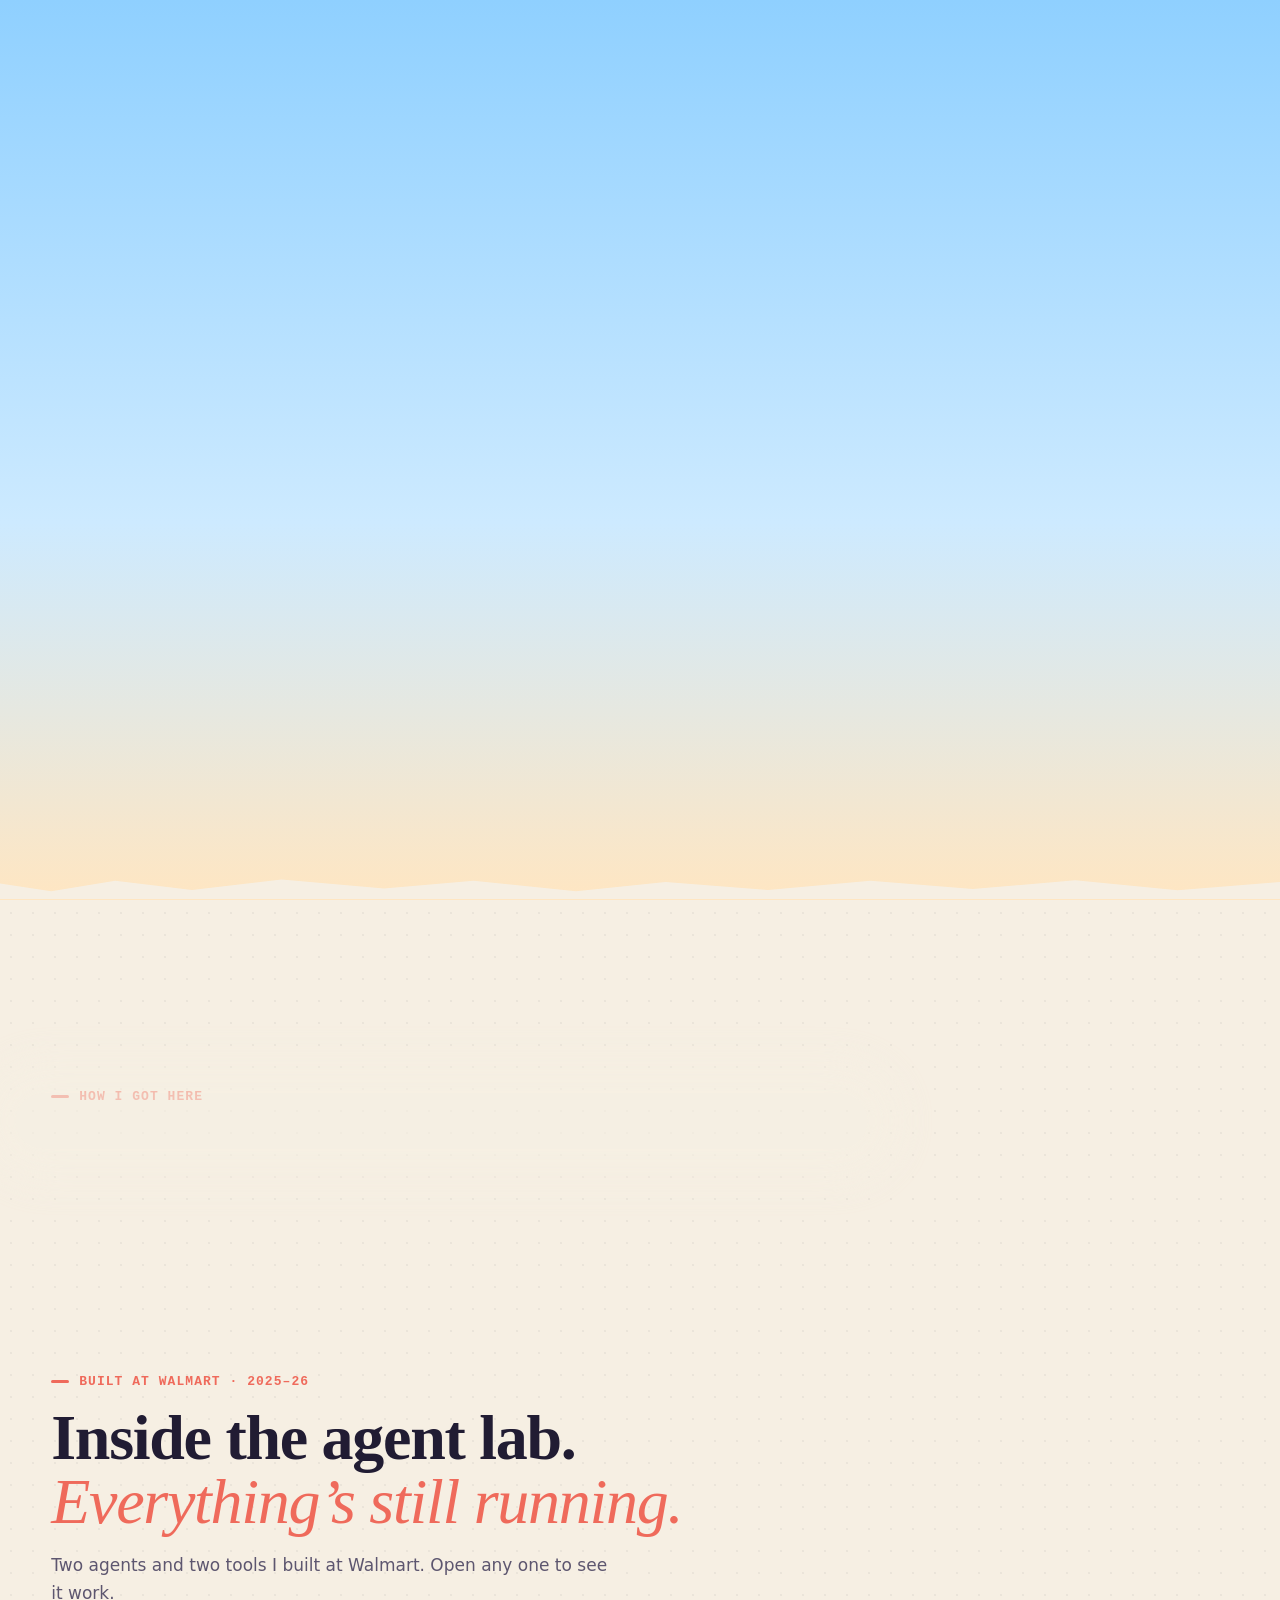
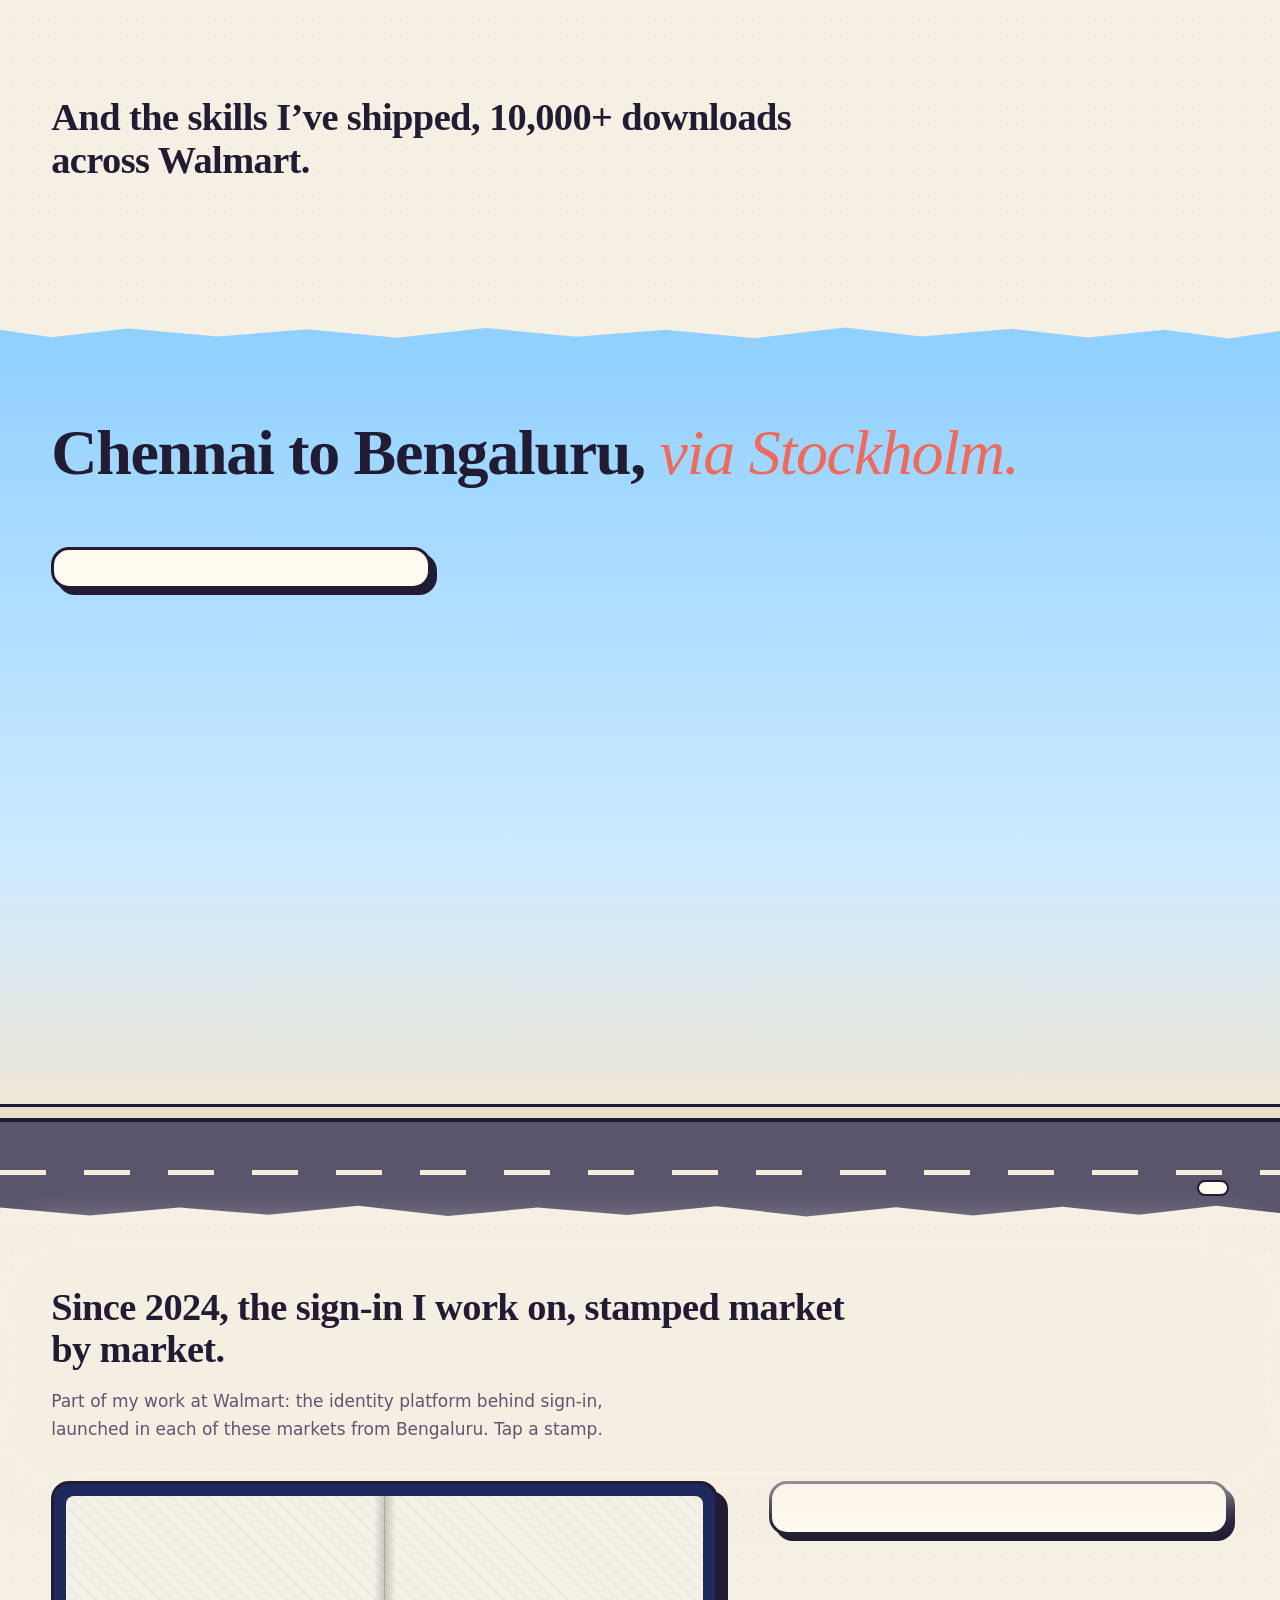
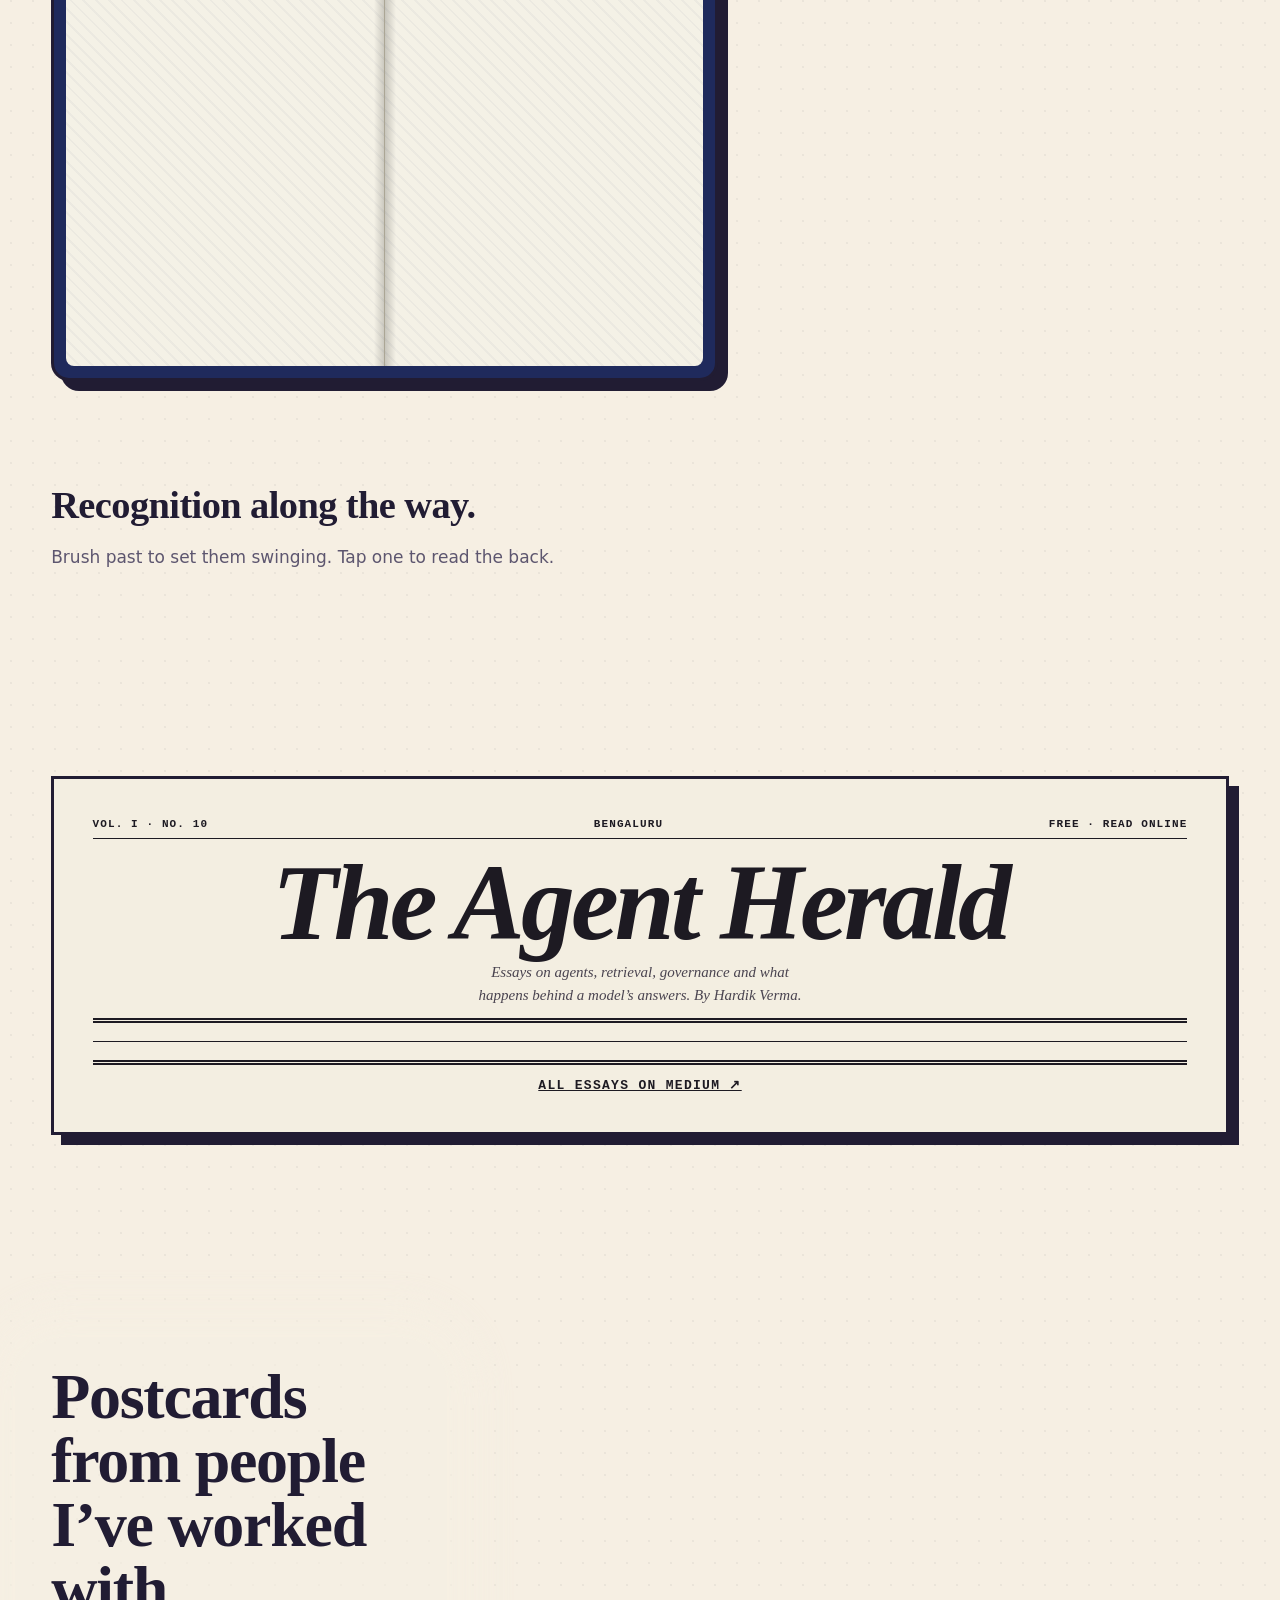
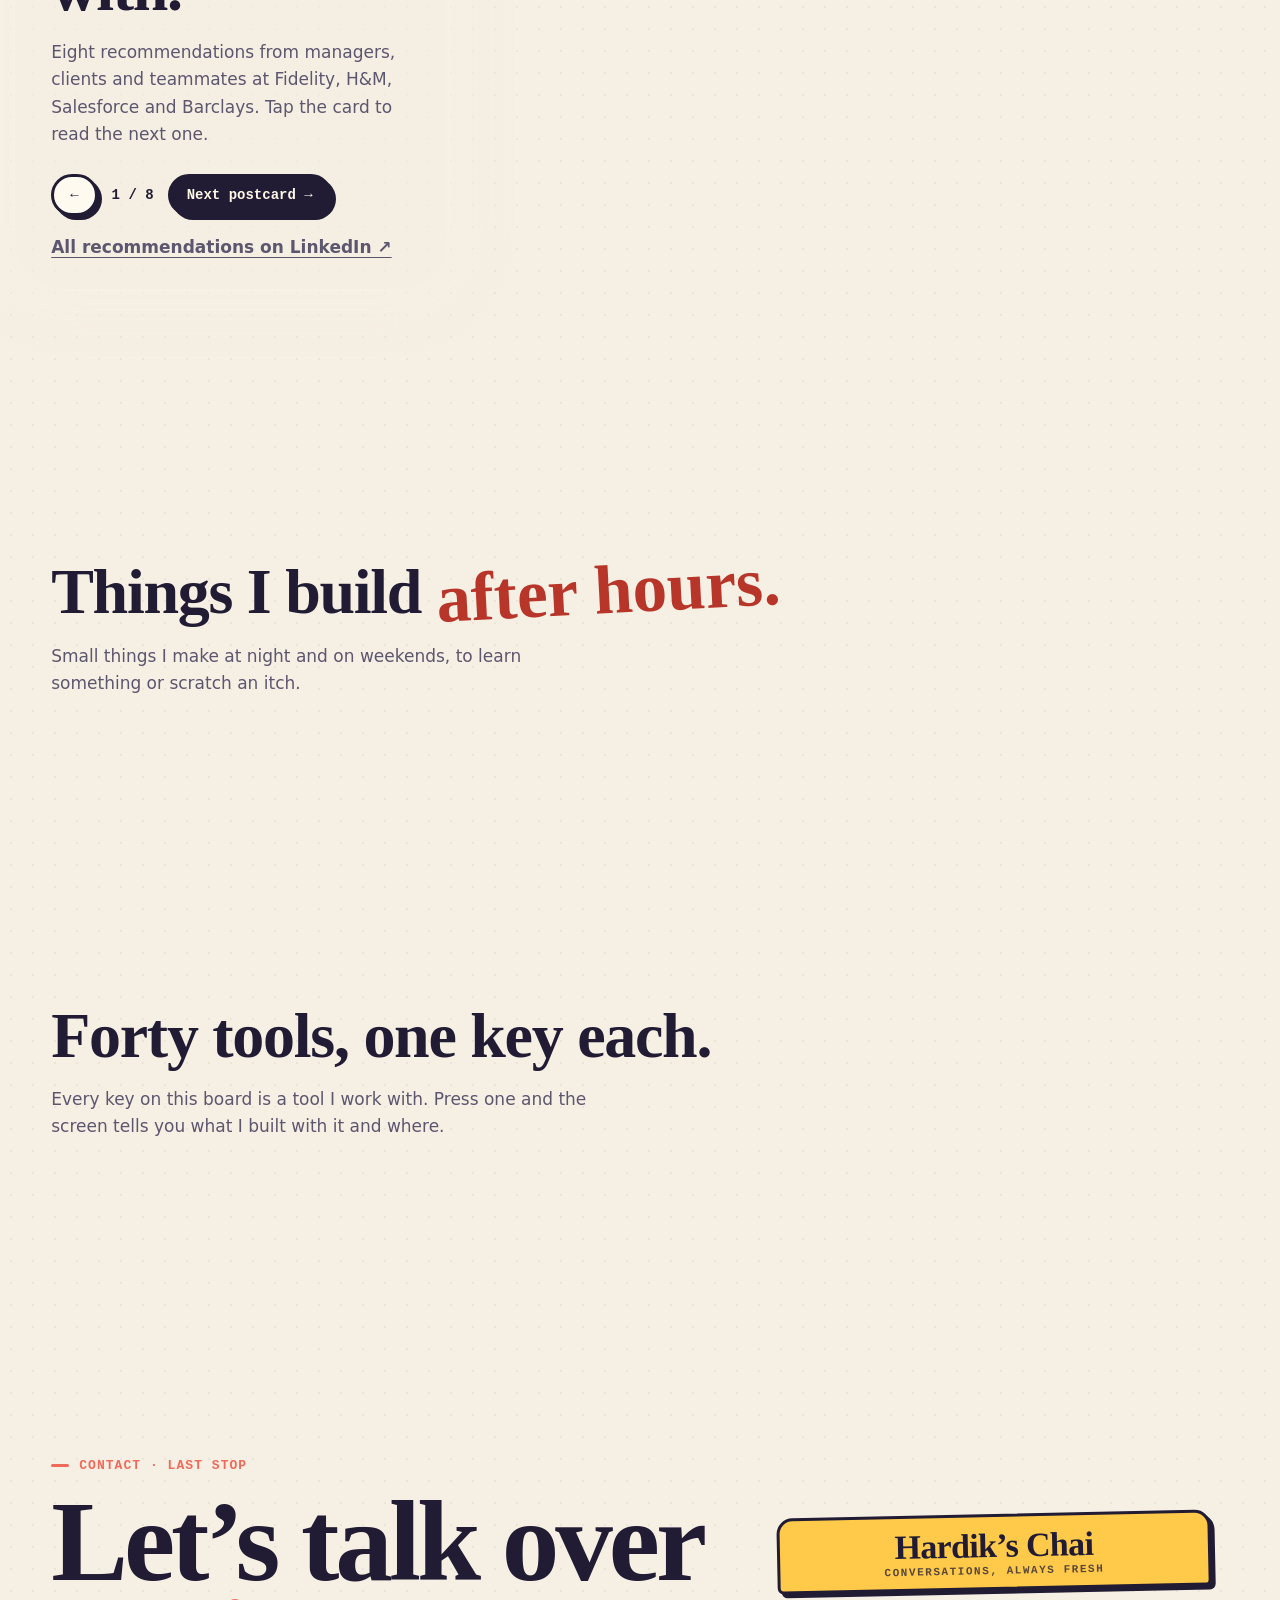
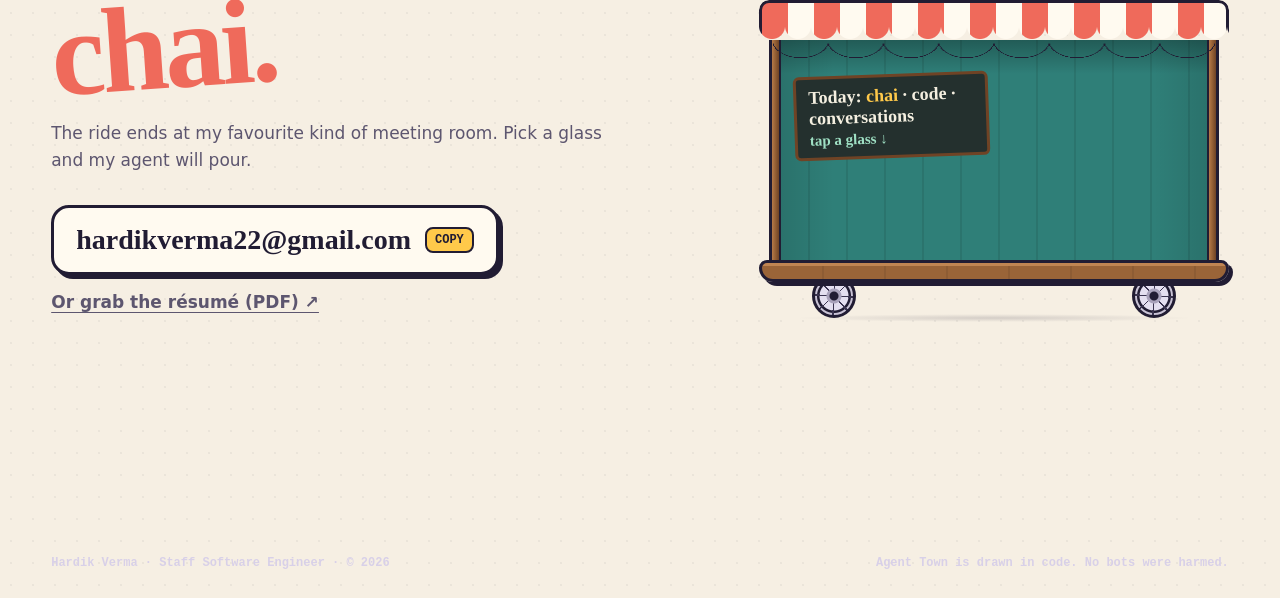
<file: public/Portfolio/index.html>
<!doctype html>
<html lang="en">
<head>
  <meta charset="utf-8" />
  <title>Hardik Verma | Staff Engineer, AI Agents</title>
  <meta name="robots" content="noindex" />
  <link rel="canonical" href="https://hardikverma22.github.io/" />
  <meta http-equiv="refresh" content="0; url=https://hardikverma22.github.io/" />
  <script>location.replace('https://hardikverma22.github.io/' + location.hash);</script>
</head>
<body>
  <p>This page has moved to <a href="https://hardikverma22.github.io/">hardikverma22.github.io</a>.</p>
</body>
</html>
</file>
